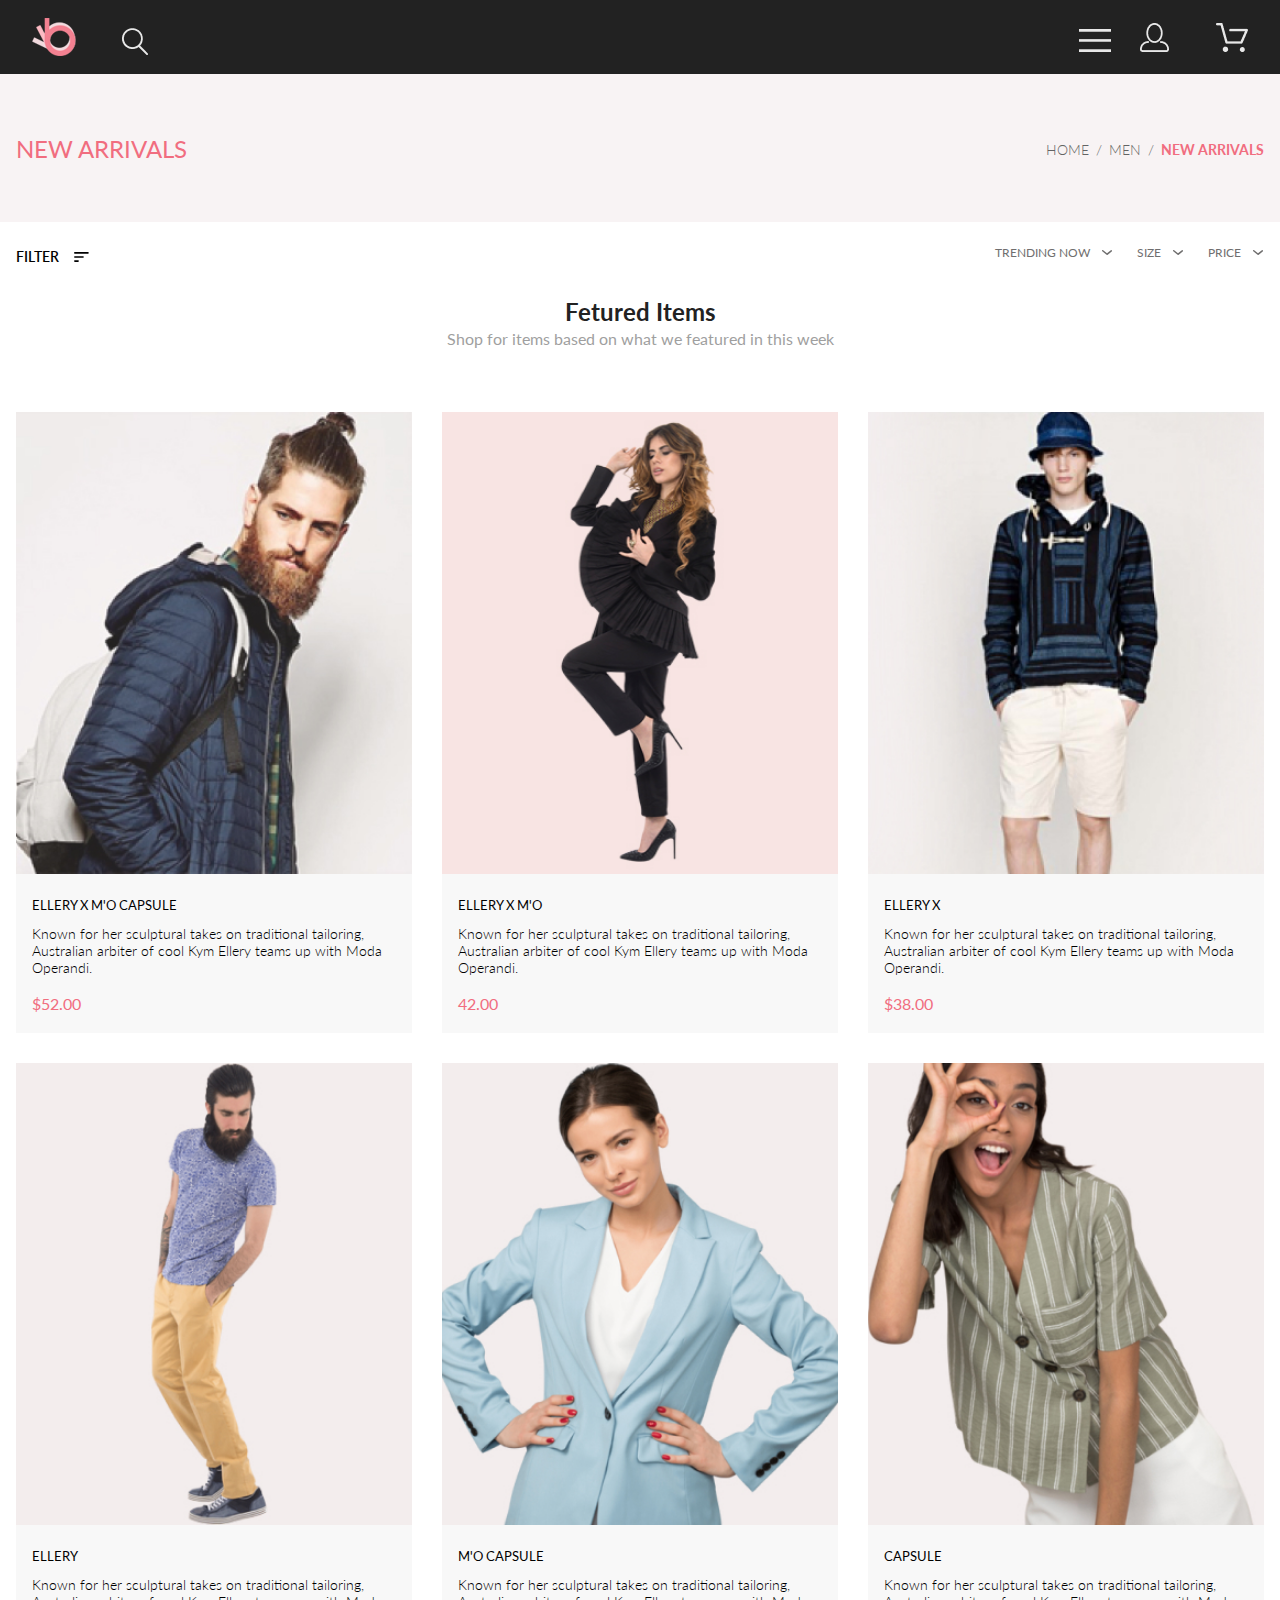
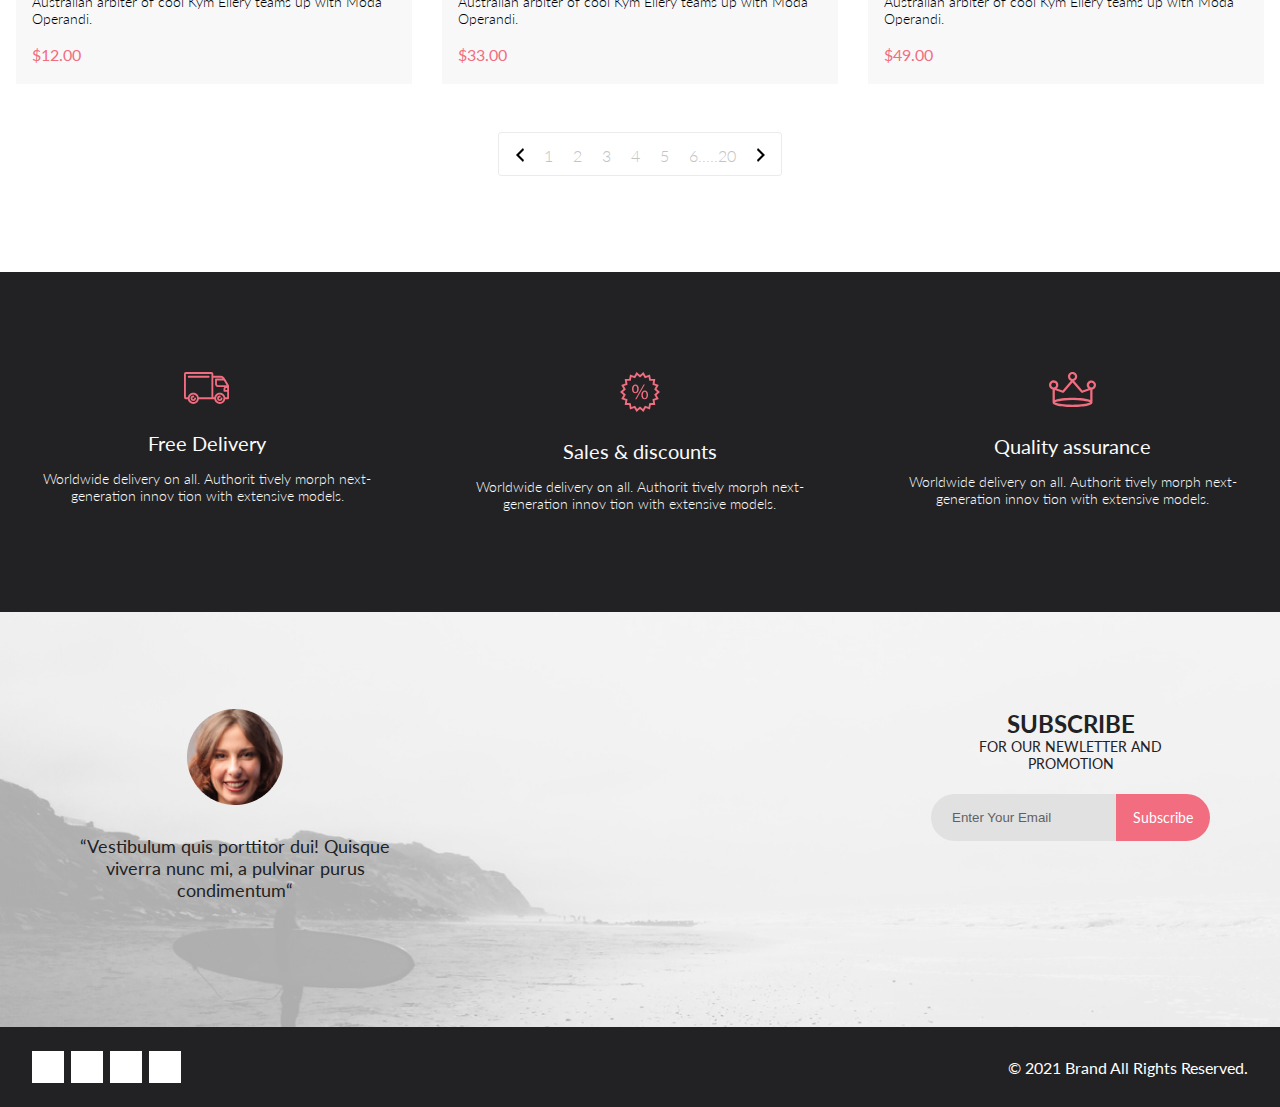
<file: index.html>
<!DOCTYPE html>
<html lang="en">

<head>
    <meta charset="UTF-8">
    <meta name="viewport" content="width=device-width, initial-scale=1.0">
    <title>Document</title>
    <link rel="stylesheet" href="https://cdnjs.cloudflare.com/ajax/libs/font-awesome/5.15.2/css/all.min.css" integrity="sha512-HK5fgLBL+xu6dm/Ii3z4xhlSUyZgTT9tuc/hSrtw6uzJOvgRr2a9jyxxT1ely+B+xFAmJKVSTbpM/CuL7qxO8w==" crossorigin="anonymous" />
    <link rel="stylesheet" href="style.css">
</head>

<body>
    <div class="header">
        <div class="container">
            <div class="leftHeader">
                <img src="images/logo.png" alt="">
                <img class="searchIcon" src="images/search.png" alt="">
            </div>

            <div class="rightHeader">
                <img src="images/bars.png" alt="">
                <img class="userIcon" src="images/user.png" alt="">

                <span class="cartIconWrap">
                    <img class="cartIcon" src="images/cart.png" alt="">
                    <span class="total-count hidden">0</span>
                </span>
                <div class="basket-contains hidden">
                    <ul class="goods-list head">
                        <li>Название товара</li>
                        <li>Количество</li>
                        <li>Цена за шт</li>
                        <li>Итого</li>
                    </ul>
                    <div class="basket-elements">

                    </div>
                    
                    <span class="summ">Общая стоимость:</span>
                </div>
            </div>
            
        </div>
    </div>

    <div class="newArrivals">
        <div class="container">
            <h1>NEW ARRIVALS</h1>
            <nav>
                <a href="#">HOME</a>
                <span>/</span>
                <a href="#">MEN</a>
                <span>/</span>
                <a href="#">NEW ARRIVALS</a>
            </nav>
        </div>
    </div>

    <div class="filters">
        <div class="container">
            <div class="filtersLeft">
                <span class="filterLabel">FILTER</span>
                <img class="filterIcon" src="images/filter.svg" alt="">
                <div class="filterPopup hidden">
                    <nav class="filterCategory">
                        <div class="filterCategoryHeader">CATEGORY</div>
                        <div class="hidden">
                            <a href="#">Accessories</a>
                            <a href="#">Bags</a>
                            <a href="#">Denim</a>
                            <a href="#">Hoodies & Sweatshirts</a>
                            <a href="#">Jackets & Coats</a>
                            <a href="#">Polos</a>
                            <a href="#">Shirts</a>
                            <a href="#">Shoes</a>
                            <a href="#">Sweaters & Knits</a>
                            <a href="#">T-Shirts</a>
                            <a href="#">Tanks</a>
                        </div>
                    </nav>
                    <nav class="filterCategory">
                        <div class="filterCategoryHeader">BRAND</div>
                        <div class="hidden">
                            <a href="#">Accessories</a>
                            <a href="#">Bags</a>
                            <a href="#">Denim</a>
                            <a href="#">Hoodies & Sweatshirts</a>
                            <a href="#">Jackets & Coats</a>
                            <a href="#">Polos</a>
                            <a href="#">Shirts</a>
                            <a href="#">Shoes</a>
                            <a href="#">Sweaters & Knits</a>
                            <a href="#">T-Shirts</a>
                            <a href="#">Tanks</a>
                        </div>
                    </nav>
                    <nav class="filterCategory">
                        <div class="filterCategoryHeader">DESIGNER</div>
                        <div class="hidden">
                            <a href="#">Accessories</a>
                            <a href="#">Bags</a>
                            <a href="#">Denim</a>
                            <a href="#">Hoodies & Sweatshirts</a>
                            <a href="#">Jackets & Coats</a>
                            <a href="#">Polos</a>
                            <a href="#">Shirts</a>
                            <a href="#">Shoes</a>
                            <a href="#">Sweaters & Knits</a>
                            <a href="#">T-Shirts</a>
                            <a href="#">Tanks</a>
                        </div>
                    </nav>
                </div>
            </div>
            <div class="filtersRight">
                <div class="filterTrending">
                    TRENDING NOW
                    <img src="images/filterArrow.svg" alt="">
                </div>
                <div class="filterSize">
                    <div class="filterSizeWrap">
                        SIZE
                        <img src="images/filterArrow.svg" alt="">
                    </div>
                    <div class="filterSizes hidden">
                        <div>
                            <input type="checkbox"> XS
                        </div>
                        <div>
                            <input type="checkbox"> S
                        </div>
                        <div>
                            <input type="checkbox"> M
                        </div>
                        <div>
                            <input type="checkbox"> L
                        </div>
                    </div>
                </div>
                <div class="filterPrice">
                    PRICE
                    <img src="images/filterArrow.svg" alt="">
                </div>
            </div>
        </div>
    </div>

    <div class="featured container">
        <h2 class="featuredHeader">Fetured Items</h2>
        <div class="featuredTitle">Shop for items based on what we featured in this week</div>

        <div class="featuredItems">
            <div class="featuredItem" data-id="1" data-name="ELLERY X M'O CAPSULE" data-price="52">
                <div class="featuredImgWrap">
                    <img src="images/featured/1.jpg" alt="">
                    <div class="featuredImgDark">
                        <button class="addToCart">
                            <img src="images/cart.svg" alt="">
                            Add to Cart
                        </button>
                    </div>
                </div>

                <div class="featuredData">
                    <div class="featuredName">
                        ELLERY X M'O CAPSULE
                    </div>
                    <div class="featuredText">
                        Known for her sculptural takes on traditional tailoring, Australian arbiter of cool Kym Ellery
                        teams
                        up with Moda Operandi.
                    </div>
                    <div class="featuredPrice">
                        $52.00
                    </div>
                </div>
            </div>

            <div class="featuredItem" data-id="2" data-name="ELLERY X M'O" data-price="42">
                <div class="featuredImgWrap">
                    <img src="images/featured/2.jpg" alt="">
                    <div class="featuredImgDark">
                        <button class="addToCart">
                            <img src="images/cart.svg" alt="">
                            Add to Cart
                        </button>
                    </div>
                </div>

                <div class="featuredData">
                    <div class="featuredName">
                        ELLERY X M'O
                    </div>
                    <div class="featuredText">
                        Known for her sculptural takes on traditional tailoring, Australian arbiter of cool Kym Ellery
                        teams
                        up with Moda Operandi.
                    </div>
                    <div class="featuredPrice">
                        42.00
                    </div>
                </div>
            </div>

            <div class="featuredItem" data-id="3" data-name="ELLERY X" data-price="38">
                <div class="featuredImgWrap">
                    <img src="images/featured/3.jpg" alt="">
                    <div class="featuredImgDark">
                        <button class="addToCart">
                            <img src="images/cart.svg" alt="">
                            Add to Cart
                        </button>
                    </div>
                </div>

                <div class="featuredData">
                    <div class="featuredName">
                        ELLERY X
                    </div>
                    <div class="featuredText">
                        Known for her sculptural takes on traditional tailoring, Australian arbiter of cool Kym Ellery
                        teams
                        up with Moda Operandi.
                    </div>
                    <div class="featuredPrice">
                        $38.00
                    </div>
                </div>
            </div>

            <div class="featuredItem" data-id="4" data-name="ELLERY" data-price="12">
                <div class="featuredImgWrap">
                    <img src="images/featured/4.jpg" alt="">
                    <div class="featuredImgDark">
                        <button class="addToCart">
                            <img src="images/cart.svg" alt="">
                            Add to Cart
                        </button>
                    </div>
                </div>

                <div class="featuredData" data-id="3" data-name="ELLERY X M'O CAPSULE" data-price="12">
                    <div class="featuredName">
                        ELLERY
                    </div>
                    <div class="featuredText">
                        Known for her sculptural takes on traditional tailoring, Australian arbiter of cool Kym Ellery
                        teams
                        up with Moda Operandi.
                    </div>
                    <div class="featuredPrice">
                        $12.00
                    </div>
                </div>
            </div>

            <div class="featuredItem" data-id="5" data-name="M'O CAPSULE" data-price="33">
                <div class="featuredImgWrap">
                    <img src="images/featured/5.jpg" alt="">
                    <div class="featuredImgDark">
                        <button class="addToCart">
                            <img src="images/cart.svg" alt="">
                            Add to Cart
                        </button>
                    </div>
                </div>

                <div class="featuredData">
                    <div class="featuredName">
                        M'O CAPSULE
                    </div>
                    <div class="featuredText">
                        Known for her sculptural takes on traditional tailoring, Australian arbiter of cool Kym Ellery
                        teams
                        up with Moda Operandi.
                    </div>
                    <div class="featuredPrice">
                        $33.00
                    </div>
                </div>
            </div>

            <div class="featuredItem" data-id="6" data-name="CAPSULE" data-price="49">
                <div class="featuredImgWrap">
                    <img src="images/featured/6.jpg" alt="">
                    <div class="featuredImgDark">
                        <button class="addToCart">
                            <img src="images/cart.svg" alt="">
                            Add to Cart
                        </button>
                    </div>
                </div>

                <div class="featuredData">
                    <div class="featuredName">
                        CAPSULE
                    </div>
                    <div class="featuredText">
                        Known for her sculptural takes on traditional tailoring, Australian arbiter of cool Kym Ellery
                        teams
                        up with Moda Operandi.
                    </div>
                    <div class="featuredPrice">
                        $49.00
                    </div>
                </div>
            </div>
        </div>

        <div class="pagination">
            <a href="#">
                <img src="images/chevronLeft.svg" alt="">
            </a>
            <a href="#">1</a>
            <a href="#">2</a>
            <a href="#">3</a>
            <a href="#">4</a>
            <a href="#">5</a>
            <a href="#">6.....20</a>
            <a href="#">
                <img src="images/chevronRight.svg" alt="">
            </a>
        </div>
    </div>

    <div class="services">
        <div class="container">

            <div class="serivceUnit">
                <img src="images/services/delivery.svg" alt="">
                <div class="servicesTitle">
                    Free Delivery
                </div>
                <div class="servicesText">
                    Worldwide delivery on all. Authorit tively morph next-generation innov tion with extensive models.
                </div>
            </div>

            <div class="serivceUnit">
                <img src="images/services/discount.svg" alt="">
                <div class="servicesTitle">
                    Sales & discounts
                </div>
                <div class="servicesText">
                    Worldwide delivery on all. Authorit tively morph next-generation innov tion with extensive models.
                </div>
            </div>

            <div class="serivceUnit">
                <img src="images/services/assurance.svg" alt="">
                <div class="servicesTitle">
                    Quality assurance
                </div>
                <div class="servicesText">
                    Worldwide delivery on all. Authorit tively morph next-generation innov tion with extensive models.
                </div>
            </div>
        </div>
    </div>

    <div class="subscribe">
        <div class="container">

            <div class="subscribeLeft">
                <img src="images/subscribeUser.png" alt="">
                <div class="subscribeUserText">
                    “Vestibulum quis porttitor dui! Quisque viverra nunc mi, a pulvinar purus condimentum“
                </div>
            </div>

            <div class="subscribeRight">
                <div class="subscribeTitle">
                    SUBSCRIBE
                </div>
                <div class="subscribeText">
                    FOR OUR NEWLETTER AND PROMOTION
                </div>
                <form action="" class="subscribeForm">
                    <input type="text" placeholder="Enter Your Email">
                    <button>Subscribe</button>
                </form>
            </div>

        </div>
    </div>

    <div class="footer">
        <div class="container">
            <div class="footerLeft">
                <a href="#">
                    <i class="fab fa-facebook-f"></i>
                </a>
                <a href="#">
                    <i class="fab fa-instagram"></i>
                </a>
                <a href="#">
                    <i class="fab fa-pinterest-p"></i>
                </a>
                <a href="#">
                    <i class="fab fa-twitter"></i>
                </a>
            </div>
            <div class="footerRight">
                &copy; 2021  Brand  All Rights Reserved.
            </div>
        </div>
    </div>

    <script src="app.js"></script>
</body>

</html>
</file>
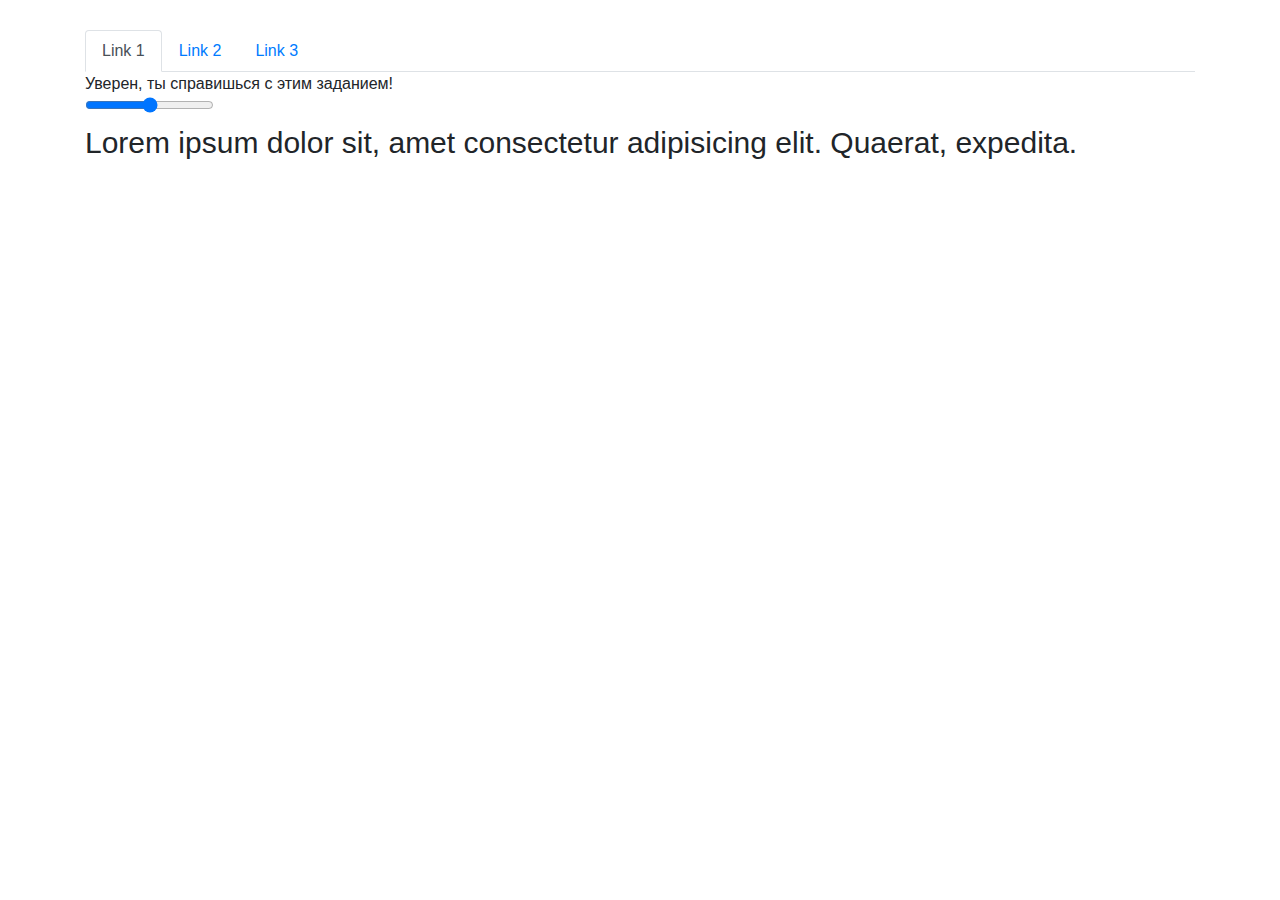
<file: 1.html>
<!DOCTYPE html>
<html lang="en">
<head>
  <meta charset="UTF-8">
  <title>Homework</title>
  <link rel="stylesheet" href="https://stackpath.bootstrapcdn.com/bootstrap/4.5.2/css/bootstrap.min.css"
        integrity="sha384-JcKb8q3iqJ61gNV9KGb8thSsNjpSL0n8PARn9HuZOnIxN0hoP+VmmDGMN5t9UJ0Z" crossorigin="anonymous">
  <style>
    .nav {
      margin-top: 30px;
    }
    #inputDiv {
      font-size: 30px;
    }
  </style>
</head>
<body>
<!--
Обязательное задание.

Выполнить все задачи в теге script. Комментарии, в которых написаны задачи, не
стирать, код с решением задачи пишем под комментарием.
-->
<div class="container">
  <ul class="nav nav-tabs">
    <li class="nav-item" data-text="T1">
      <a class="nav-link active" href="#">Link 1</a>
    </li>
    <li class="nav-item" data-text="X6">
      <a class="nav-link" href="#">Link 2</a>
    </li>
    <li class="nav-item" data-text="H99">
      <a class="nav-link" href="#">Link 3</a>
    </li>
  </ul>

  <div class="text">Уверен, ты справишься с этим заданием!</div>

  <input type="range" min="20" max="100">
  <div id="inputDiv">
    Lorem ipsum dolor sit, amet consectetur adipisicing elit. Quaerat, expedita.
  </div>
</div>

<script>
  "use strict";

  /*
  1. Необходимо сделать так, чтобы при клике на элемент с классом "nav-link",
  данному элементу ставился класс "active", при этом у всхе других элементов с
  классом nav-link данных элемент отсутствовал, необходимо использовать
  делегирование события.
  Также необходимо чтобы в div с классом text ставился нужный текст, который
  прописан в объекте panelText (вам необходимо определить самостоятельно, что
  общего между данной в html версткой и объектом ниже).
  */
  const panelText = {
    T1: "Уверен, ты справишься с этим заданием!",
    X6: "Знаю, программирование это нелегко.",
    H99: "Однако, программирование, в итоге, принесет свои плоды.",
  };

  document.querySelector('.nav').addEventListener('click', (e) => {
    if (e.target.classList.contains('nav-link')) {
      document.querySelectorAll('.nav-link').forEach((element) => {
        element.classList.remove('active');
      })
      e.target.classList.add('active');
      const parentEl = e.target.parentNode;
      // console.log(parentEl);
      document.querySelector('.text').textContent = 
      panelText[parentEl.dataset.text];
    }
  });

  /*
  2. Необходимо сделать так, чтобы при изменении input'а менялся и размер шрифта
  у элемента с id="inputDiv". Перемещение ползунка должно плавно увеличивать
  шрифт у текста, никакого резкого увеличения шрифта не должно быть при
  перетаскивании ползунка.
   */
  document.querySelector('input').addEventListener('input', (e) => {
    document.querySelector('#inputDiv').style.fontSize = `${e.target.value}px`;
  })

</script>
</body>
</html>
</file>
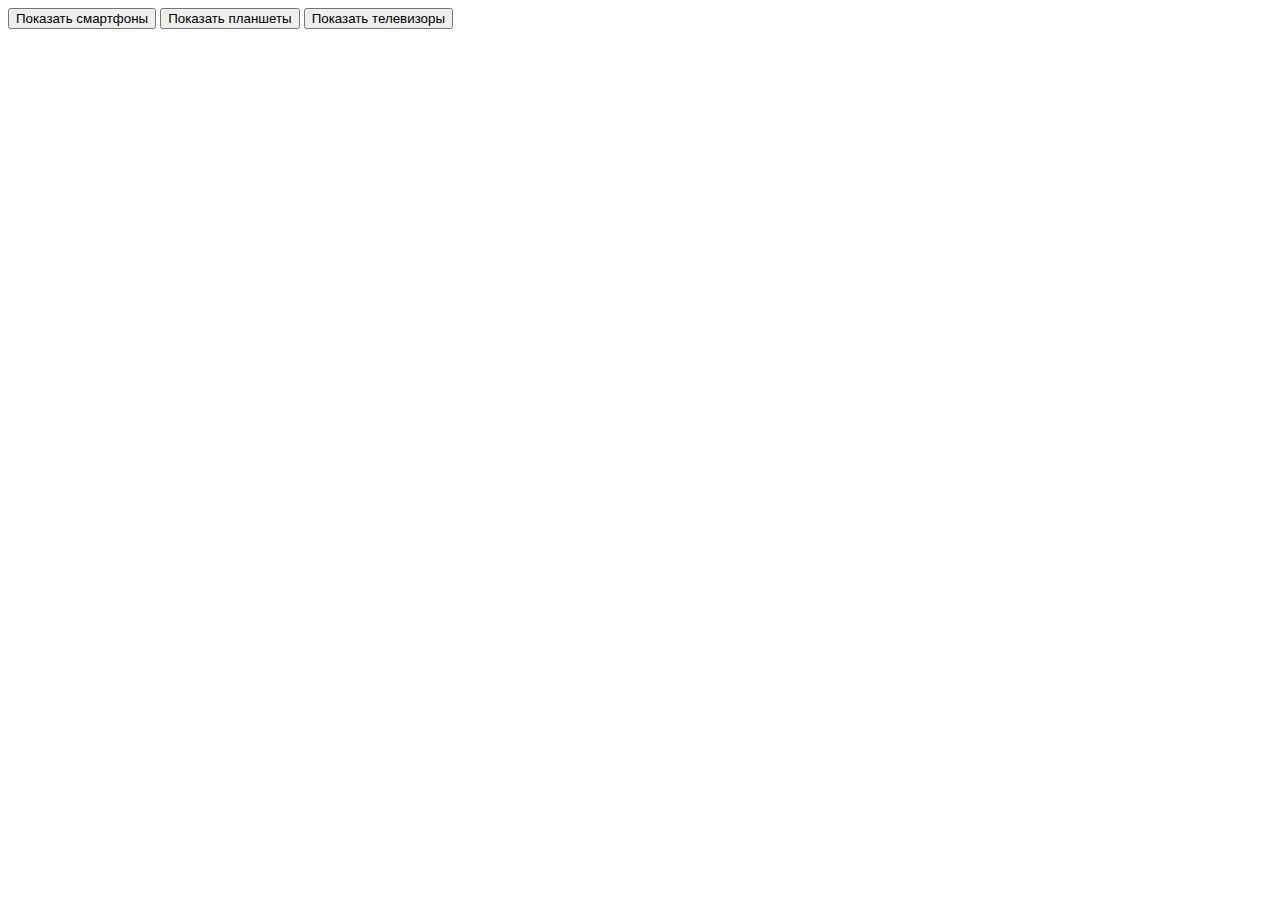
<file: 2.html>
<!DOCTYPE html>
<html lang="en">
<head>
  <meta charset="UTF-8">
  <meta name="viewport" content="width=device-width, initial-scale=1.0">
  <title>Document</title>
  <style>
    .products {
      overflow: hidden;
      margin-top: 40px;
    }

    .product {
      float: left;
      margin-right: 20px;
    }
  </style>
</head>
<body>
<header>
  <button class="menuButton" data-type="phones">Показать смартфоны</button>
  <button class="menuButton" data-type="tablets">Показать планшеты</button>
  <button class="menuButton" data-type="tv">Показать телевизоры</button>
</header>

<div class="products"></div>

<script>
  /*
  1. Программист Паша уволился с работы и не закончил задачу.
  Задача состояла в том, чтобы при клике на какую-либо кнопку в теге header
  выводить продукты в div с классом products.
  Продукты, которые надо вывести, валидны и прописаны в объекте products.
  Однако, Паша явно сделал много ошибок в других кусках кода, вам необходимо
  исправить все ошибки и внимательно проверить чтоб код работал правильно и
  ничего лишнего не выводилось в div с классом products.
  */

  class Product {
    constructor(id, name, price, imageUrl) {
      this.id = id;
      this.name = name;
      this.price = price;
      this.imageUrl = imageUrl;
    }

    /**
     * @returns {string} html-разметка для товара
     */
    getProductMarkup() {
      return `
        <div class="product">
            <div>${this.name}</div>
            <img src="${this.imageUrl}" alt="pic">
            <div>Цена: <span>${this.price}</span> р.</div>
            <a href="https://example.com/producs/${this.id}">Подробнее</a>
        </div>
      `;
    }
  }

  const products = {
    phones: [
      new Product(1, "Смартфон 1", "2533", "https://picsum.photos/seed/1/200"),
      new Product(2, "Смартфон 2", "3123", "https://picsum.photos/seed/2/200"),
      new Product(3, "Смартфон 3", "6123", "https://picsum.photos/seed/3/200"),
    ],
    tablets: [
      new Product(4, "Плашнет 1", "5239", "https://picsum.photos/seed/4/200"),
      new Product(5, "Плашнет 2", "6483", "https://picsum.photos/seed/5/200"),
    ],
    tv: [
      new Product(6, "Телевизор 1", "4314", "https://picsum.photos/seed/6/200"),
      new Product(7, "Телевизор 2", "5412", "https://picsum.photos/seed/7/200"),
      new Product(8, "Телевизор 3", "3577", "https://picsum.photos/seed/8/200"),
      new Product(9, "Телевизор 4", "8714", "https://picsum.photos/seed/9/200"),
    ],
  };

  const productsEl = document.querySelector('.products');
  document.querySelector('header').addEventListener('click', event => {
    if (!event.target.classList.contains('menuButton')) {
      return;
    }
    console.log(event.target.dataset.type);
    productsEl.innerHTML = products[event.target.dataset.type]
      .map(product => product.getProductMarkup()).join('');   
  });
</script>
</body>
</html>
</file>
<file: style.css>
@import url("https://fonts.googleapis.com/css2?family=Lato:wght@300;400;700;900&display=swap");
body {
    margin: 0;
    font-family: Lato, sans-serif;
}

.header {
    background: #222222;
    height: 74px;
    padding: 18px 16px;
    box-sizing: border-box;
}

.header .container {
    display: flex;
    justify-content: space-between;
    align-items: center;
}

@media (min-width: 1600px) {
    .container {
        margin: 0 auto;
        width: 1140px;
    }
}

@media (min-width: 768px) {
    .header {
        padding-left: 32px;
        padding-right: 32px;
    }
}

.header i {
    color: #e8e8e8;
}

.userIcon,
.cartIcon {
    display: none;
}

@media (min-width: 768px) {
    .userIcon,
    .cartIcon {
        display: inline;
    }
}

.userIcon {
    margin-left: 25px;
    margin-right: 42px;
}

.searchIcon {
    margin-left: 41px;
}

.cartIconWrap {
    position: relative;
}

.cartIconWrap span {
    display: inline-block;
    width: 19px;
    height: 19px;
    color: white;
    background: #f16d7f;
    border-radius: 50%;
    position: absolute;
    text-align: center;
    right: -8px;
    top: -19px;
    font-size: 12px;
    line-height: 19px;
}

.newArrivals {
    background: #f8f3f4;
    min-height: 148px;
}

.newArrivals h1 {
    margin: 24px 0 32px;
    font-weight: normal;
    font-size: 24px;
    line-height: 29px;
    color: #f16d7f;
}

@media (min-width: 768px) {
    .newArrivals h1 {
        margin: 0;
    }
}

.newArrivals .container {
    display: flex;
    flex-direction: column;
    align-items: center;
    min-height: inherit;
}

@media (min-width: 768px) {
    .newArrivals .container {
        flex-direction: row;
        justify-content: space-between;
    }
}

@media (min-width: 768px) and (max-width: 1599px) {
    .newArrivals .container {
        padding: 0 16px;
    }
}

.newArrivals nav a,
.newArrivals nav span {
    font-weight: 300;
    font-size: 14px;
    line-height: 17px;
    color: #636363;
}

.newArrivals nav a {
    text-decoration: none;
}

.newArrivals nav span {
    margin: 0 3px;
}

.newArrivals nav a:last-of-type {
    font-weight: bold;
    font-size: 14px;
    line-height: 17px;
    color: #f16d7f;
}

.filters {
    margin-top: 24px;
    margin-bottom: 32px;
}

@media (min-width: 1600px) {
    .filters {
        margin-top: 51px;
        margin-bottom: 64px;
    }
}

.filters .container {
    display: flex;
    justify-content: space-between;
    padding-left: 8px;
    padding-right: 8px;
}

@media (min-width: 768px) {
    .filters .container {
        padding-left: 16px;
        padding-right: 16px;
    }
}

@media (min-width: 1600px) {
    .filters .container {
        padding-left: 0;
        padding-right: 0;
        justify-content: flex-start;
    }
}

.filtersRight {
    display: flex;
    font-size: 12px;
    line-height: 14px;
    color: #6f6e6e;
}

@media (min-width: 1600px) {
    .filtersRight {
        font-size: 14px;
        line-height: 17px;
        margin-left: 320px;
    }
}

.filtersRight img {
    position: relative;
    bottom: 1px;
    margin-left: 9px;
}

.filtersRight > div:not(:last-child) {
    margin-right: 15px;
}

@media (min-width: 375px) {
    .filtersRight > div:not(:last-child) {
        margin-right: 24px;
    }
}

.filtersLeft .filterLabel {
    display: none;
    position: relative;
    z-index: 2;
    cursor: pointer;
}

.filterLabelPink {
    color: #ef5b70 !important;
    left: 16px;
    top: 13px;
}

.filterIconPink {
    left: 16px;
    top: 13px;
}

@media (min-width: 768px) {
    .filtersLeft .filterLabel {
        display: inline;
        font-weight: 600;
        font-size: 14px;
        line-height: 17px;
        color: #000000;
    }
}

.filtersLeft .filterIcon {
    width: 37px;
    height: 25px;
    position: relative;
    z-index: 2;
}

@media (min-width: 768px) {
    .filtersLeft .filterIcon {
        width: 15px;
        height: 10px;
        margin-left: 11px;
    }
}

.filtersLeft {
    position: relative;
}

.hidden {
    display: none;
}

.filterPopup {
    position: absolute;
    left: 0;
    top: 0;
    width: 360px;
    background: #ffffff;
    box-shadow: 6px 4px 35px rgba(0, 0, 0, 0.21);
    padding: 46px 16px 16px 16px;
    z-index: 1;
    overflow-y: auto;
}

.filterCategoryHeader {
    font-size: 14px;
    line-height: 37px;
    color: #ef5b70;
    padding-left: 11px;
    min-height: 37px;
    border-bottom: 1px solid #ebebeb;
    margin-bottom: 24px;
    position: relative;
    cursor: pointer;
}

.filterCategoryHeader:before {
    content: "";
    width: 5px;
    min-height: inherit;
    background: #ef5b70;
    position: absolute;
    left: 0;
    top: 1px;
}

.filterCategory:not(:last-child) {
    margin-bottom: 24px;
}

.filterCategory a {
    display: block;
    text-decoration: none;
    padding-left: 34px;
    padding-right: 16px;
    font-size: 14px;
    line-height: 17px;
    color: #6f6e6e;
}

.filterCategory a:not(:last-child) {
    margin-bottom: 11px;
}

.filterSizeWrap {
    cursor: pointer;
}

.filterSize {
    position: relative;
}

.filterSizes {
    position: absolute;
    left: 0;
    top: 25px;
    width: 79px;
    height: 103px;
    background: #ffffff;
    box-shadow: 6px 4px 35px rgba(0, 0, 0, 0.21);
    padding: 7px 9px;
    box-sizing: border-box;
    font-size: 14px;
    color: #6f6e6e;
}

.filterSizes > div:not(:last-child) {
    margin-bottom: 4px;
}

.featured {
    padding-left: 8px;
    padding-right: 8px;
    margin-bottom: 96px;
}

@media (min-width: 768px) {
    .featured {
        padding-left: 16px;
        padding-right: 16px;
    }
}

@media (min-width: 1600px) {
    .featured {
        padding-left: 0;
        padding-right: 0;
    }
}

.featured h2 {
    margin-top: 0;
    margin-bottom: 3px;
    text-align: center;
    color: #222222;
}

.featuredTitle {
    text-align: center;
    color: #9f9f9f;
    margin-bottom: 64px;
}

.featuredItems {
    display: grid;
    grid-template-columns: 1fr;
    row-gap: 16px;
}

@media (min-width: 640px) {
    .featuredItems {
        grid-template-columns: 1fr 1fr;
        row-gap: 18px;
        column-gap: 16px;
    }
}

@media (min-width: 1000px) {
    .featuredItems {
        grid-template-columns: repeat(3, 1fr);
        gap: 30px;
    }
}

.featuredItem {
    background: #f8f8f8;
}

.featuredItem img {
    width: 100%;
    display: block;
}

.featuredImgWrap {
    position: relative;
}

.featuredItem:hover .featuredImgDark {
    display: flex;
}

.featuredImgDark {
    position: absolute;
    width: 100%;
    height: 100%;
    left: 0;
    top: 0;
    background: rgba(58, 56, 56, 0.86);
    display: none;
    justify-content: center;
    align-items: center;
}

.featuredImgDark button {
    background: none;
    border: 1px solid white;
    color: white;
    display: flex;
    align-items: center;
    padding: 10px 14px;
    font-size: 14px;
    font-family: inherit;
}

.featuredImgDark button img {
    width: 26px;
    height: 24px;
    margin-right: 11px;
}

.featuredData {
    padding: 23px 16px 20px;
}

.featuredName {
    font-size: 13px;
    line-height: 16px;
    color: #000000;
}

.featuredText {
    font-weight: 300;
    font-size: 14px;
    line-height: 17px;
    margin-top: 12px;
    margin-bottom: 18px;
}

.featuredPrice {
    font-size: 16px;
    line-height: 19px;
    color: #f16d7f;
}

.pagination {
    width: 284px;
    height: 44px;
    margin: 0 auto;
    border: 1px solid #ebebeb;
    margin-top: 48px;
    padding: 13px 16px;
    box-sizing: border-box;
    display: flex;
    justify-content: space-between;
    border-radius: 3px;
}

.pagination a {
    text-decoration: none;
    font-weight: 300;
    font-size: 16px;
    color: #c4c4c4;
}

.pagination a:hover {
    color: #ef5b70;
}

.services {
    background: #222224;
    padding-top: 48px;
    padding-bottom: 81px;
    padding-left: 14px;
    padding-right: 14px;
}

@media (min-width: 1200px) {
    .services {
        padding-top: 100px;
        padding-bottom: 100px;
    }
}

.services .container {
    display: grid;
    gap: 46px;
}

@media (min-width: 1200px) {
    .services .container {
        display: grid;
        grid-template-columns: repeat(3, 1fr);
        gap: 46px;
    }
}

.serivceUnit {
    text-align: center;
    display: flex;
    flex-direction: column;
    align-items: center;
}

.servicesTitle,
.servicesText {
    color: #fbfbfb;
}

.servicesTitle {
    font-size: 19.96px;
    line-height: 24px;
    margin-top: 27px;
    margin-bottom: 15px;
}

.servicesText {
    font-weight: 300;
    font-size: 13.972px;
    line-height: 17px;
    max-width: 340px;
}

.subscribe {
    background: url(images/subscribe.jpg) no-repeat;
    background-size: cover;
    padding-top: 64px;
    padding-bottom: 109px;
    padding-left: 20px;
    padding-right: 20px;
}

@media (min-width: 1200px) {
    .subscribe {
        padding-top: 97px;
        padding-bottom: 126px;
    }

    .subscribe .container {
        margin: 0 auto;
        width: 1140px;
        display: flex;
        justify-content: space-between;
    }
}

.subscribeLeft {
    display: flex;
    flex-direction: column;
    align-items: center;
}

.subscribeUserText {
    margin-top: 30px;
    text-align: center;
    font-size: 18px;
    line-height: 22px;
    color: #222224;
    max-width: 330px;
}

.subscribeRight {
    display: flex;
    flex-direction: column;
    align-items: center;
    margin-top: 65px;
}

@media (min-width: 1200px) {
    .subscribeRight {
        margin-top: initial;
    }
}

.subscribeTitle {
    font-weight: 700;
    font-size: 24px;
    color: #222224;
}

.subscribeTitle,
.subscribeText {
    max-width: 271px;
    text-align: center;
}

.subscribeText {
    font-size: 14px;
    color: #222224;
    margin-bottom: 22px;
}

.subscribeForm {
    height: 47px;
}

.subscribeForm input {
    height: inherit;
    background: #e1e1e1;
    border: none;
    padding: 6px 21px;
    box-sizing: border-box;
    border-top-left-radius: 28px;
    border-bottom-left-radius: 28px;
    float: left;
    width: 185px;
}

.subscribeForm input::-webkit-input-placeholder {
    color: #222224;
    font-family: inherit;
    opacity: 0.67;
}
.subscribeForm input::-moz-placeholder {
    color: #222224;
    font-family: inherit;
    opacity: 0.67;
}
.subscribeForm input:-ms-input-placeholder {
    color: #222224;
    font-family: inherit;
    opacity: 0.67;
}
.subscribeForm input:-moz-placeholder {
    color: #222224;
    font-family: inherit;
    opacity: 0.67;
}

.subscribeForm button {
    height: inherit;
    border: none;
    color: white;
    font-family: inherit;
    font-size: 14px;
    line-height: 17px;
    background: #f16d7f;
    border-top-right-radius: 28px;
    border-bottom-right-radius: 28px;
    padding: 0 17px;
}

.footer {
    background: #222224;
    padding: 43px 20px 10px;
}

@media (min-width: 768px) {
    .footer {
        padding: 24px 32px;
    }
}

.footer .container {
    display: flex;
    flex-direction: column;
    align-items: center;
}

@media (min-width: 768px) {
    .footer .container {
        flex-direction: row;
        justify-content: space-between;
    }
}

.footerLeft {
    display: flex;
}

.footer a {
    color: black;
    background: white;
    width: 32px;
    height: 32px;
    display: flex;
    justify-content: center;
    align-items: center;
    text-decoration: none;
}

.footer a:hover {
    background: #f16d7f;
    color: white;
}

.footer a:not(:last-child) {
    margin-right: 7px;
}

.footerRight {
    color: white;
}

@media (max-width: 767px) {
    .footerRight {
        margin-top: 40px;
    }
}

.basket-contains {
    position: absolute;
    background-color:cornsilk;
    width: 500px;
    right: 20px;
    z-index: 3;    
}

.basket-contains ul {
    list-style: none;
    display: flex;
    justify-content: space-around;    
    border-bottom: solid 1px #9f9f9f;    
}

.hidden {   
    visibility: hidden;
}

.goods-list li {
    width: 90px;
    height: 40px;
    min-height: 40px;
    min-width:90px;
}

.summ {
    text-align:right;
    padding: 15px;
}
</file>
